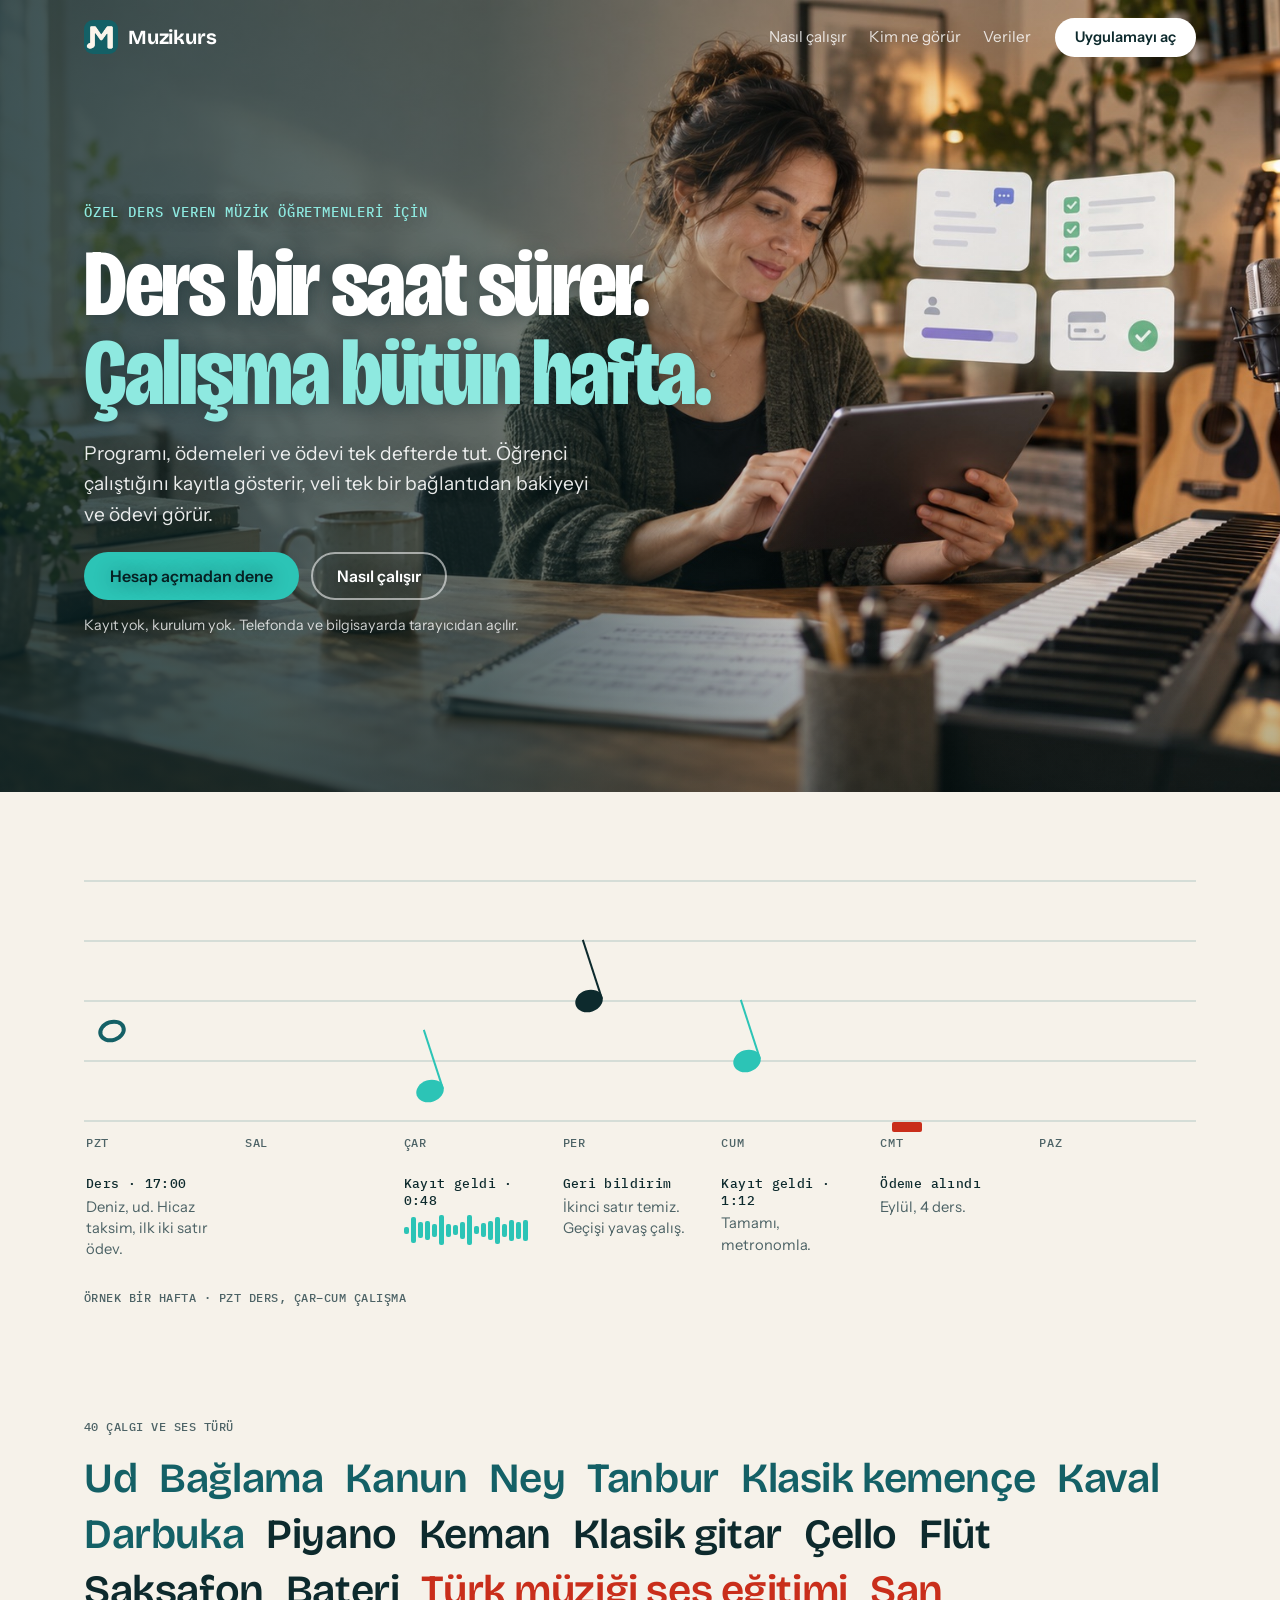
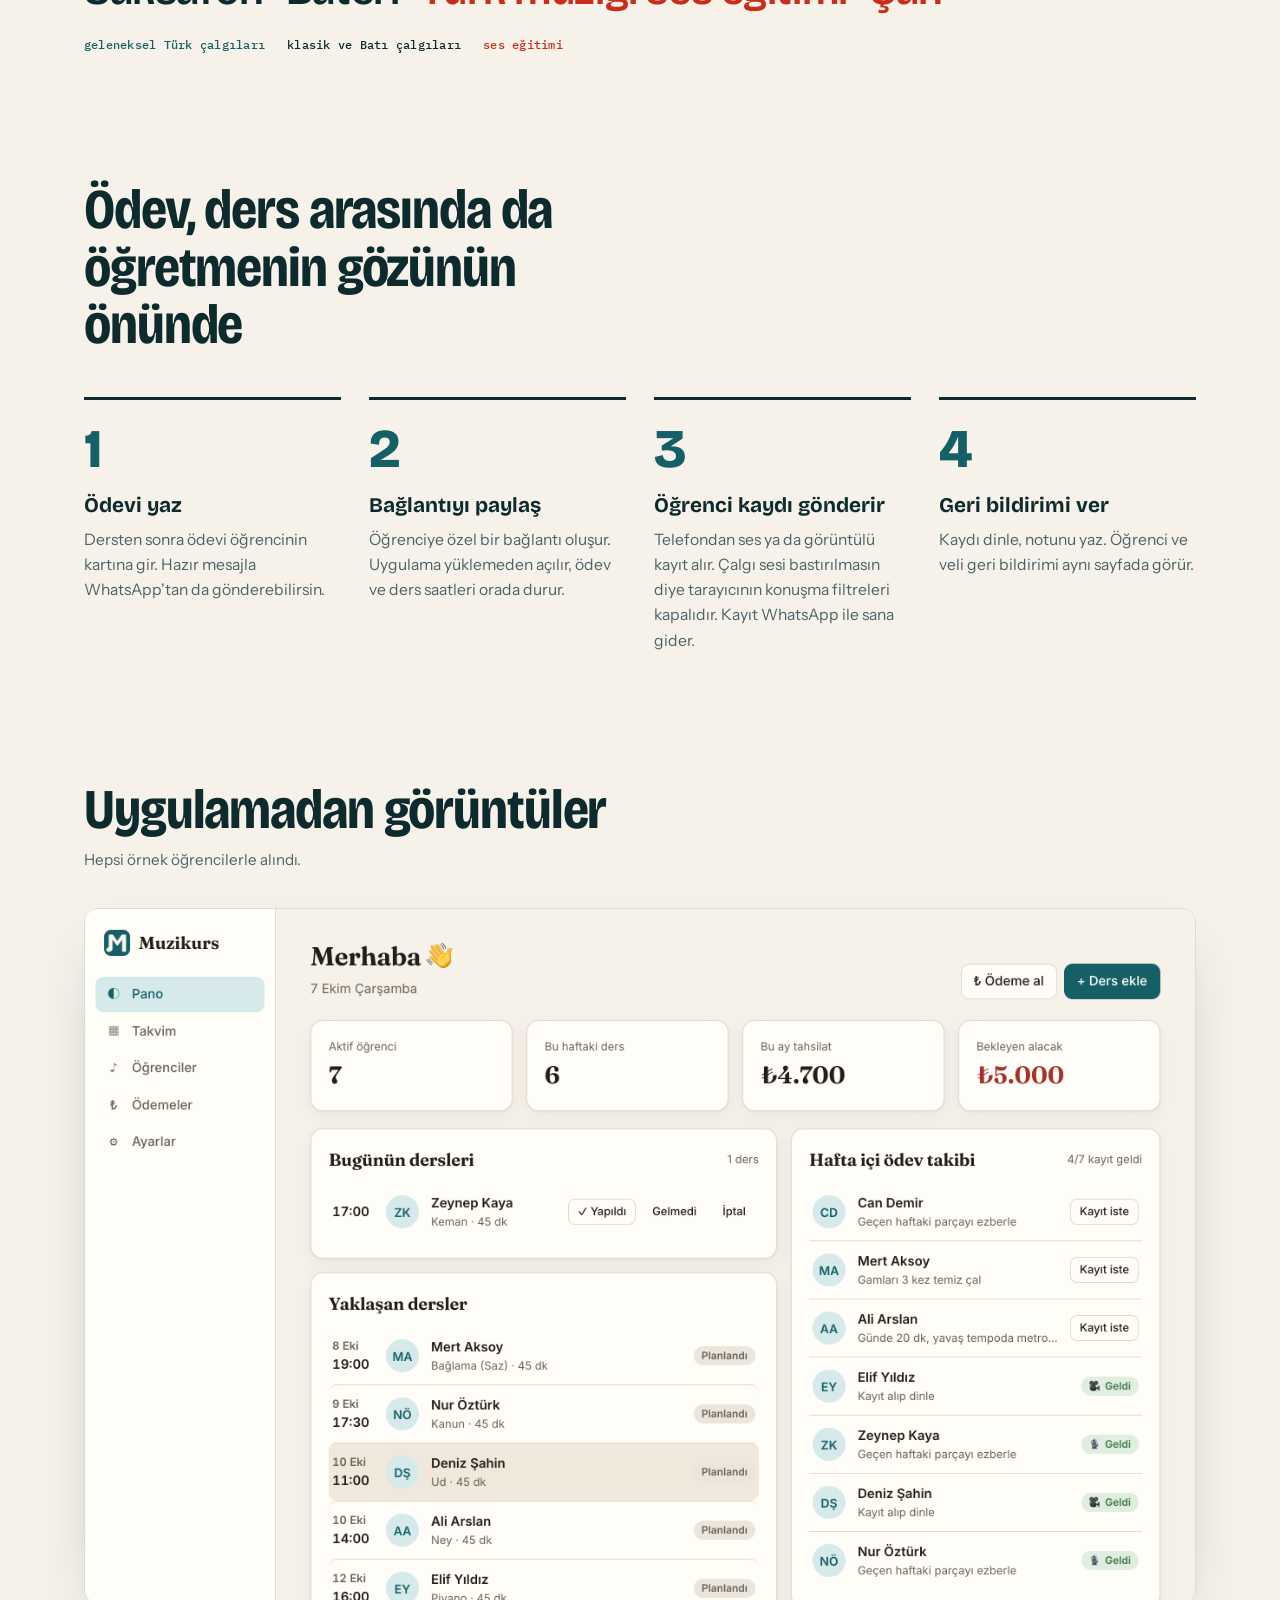
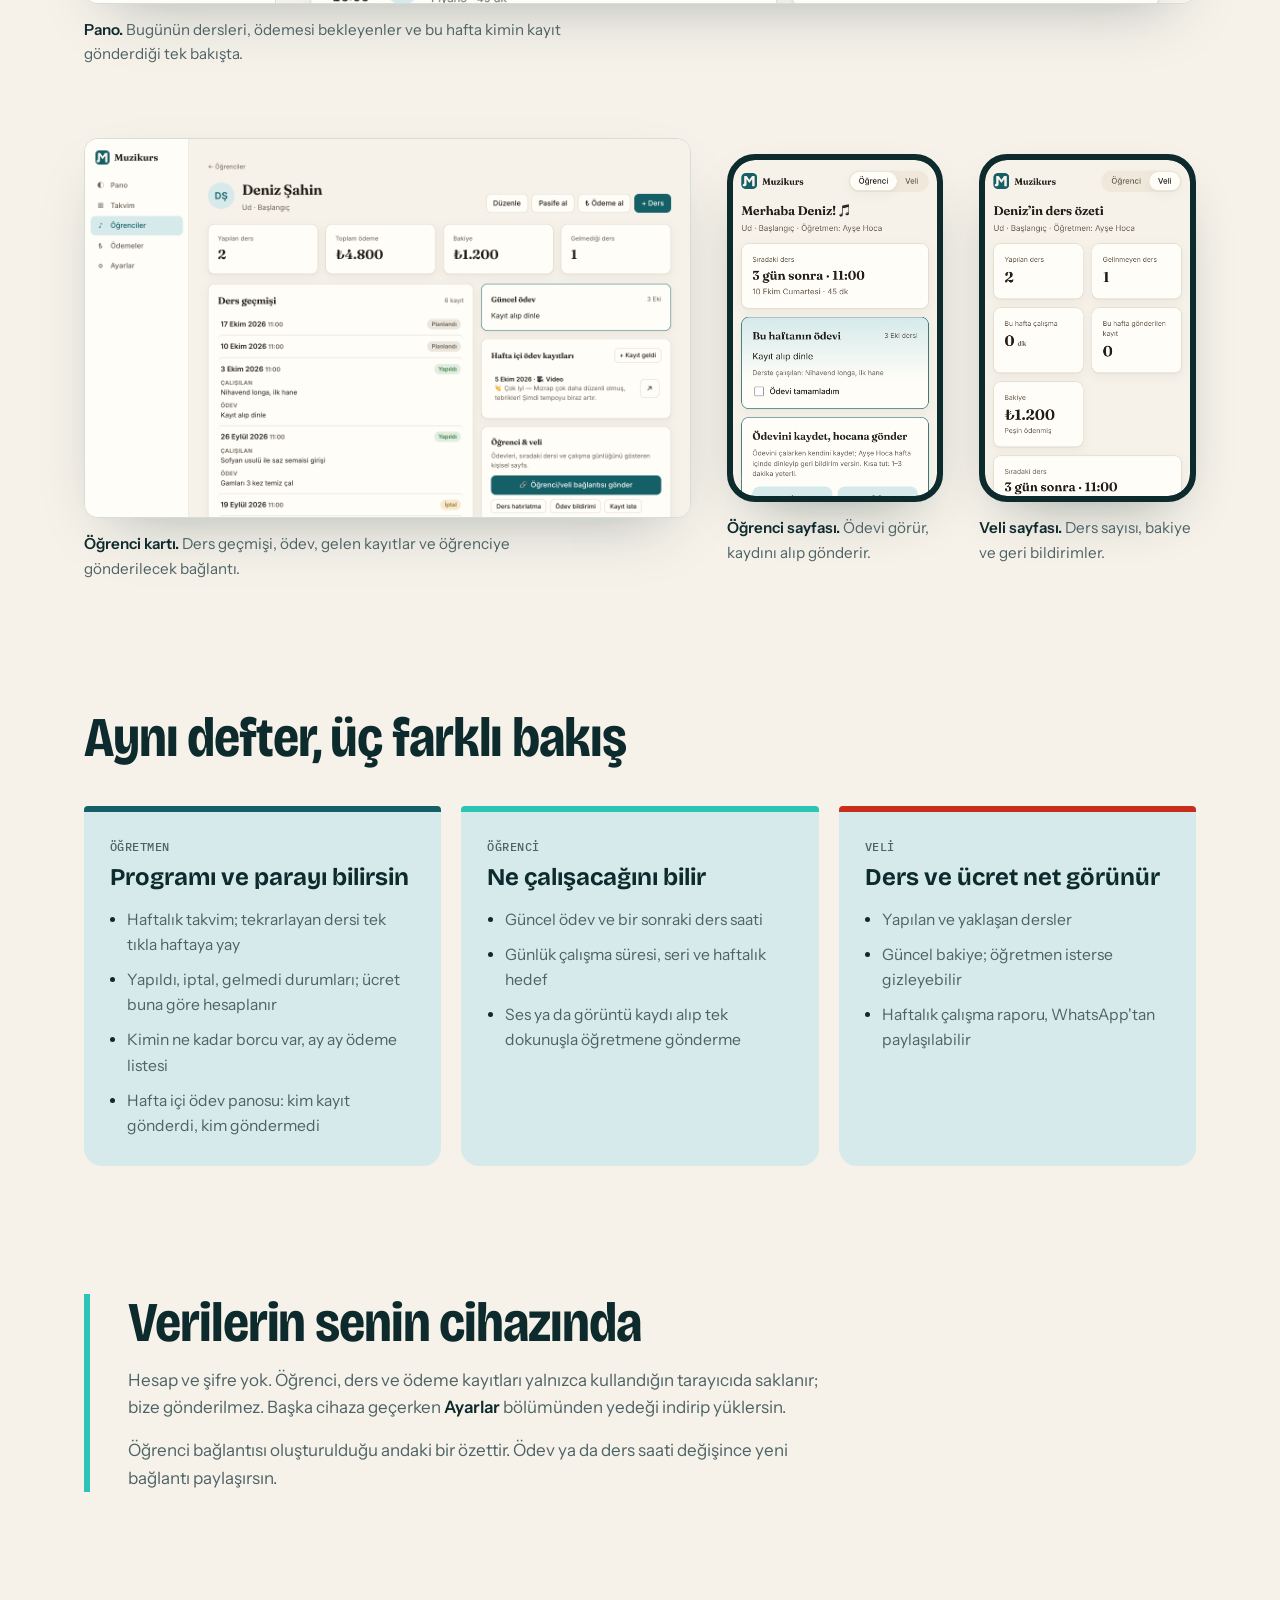
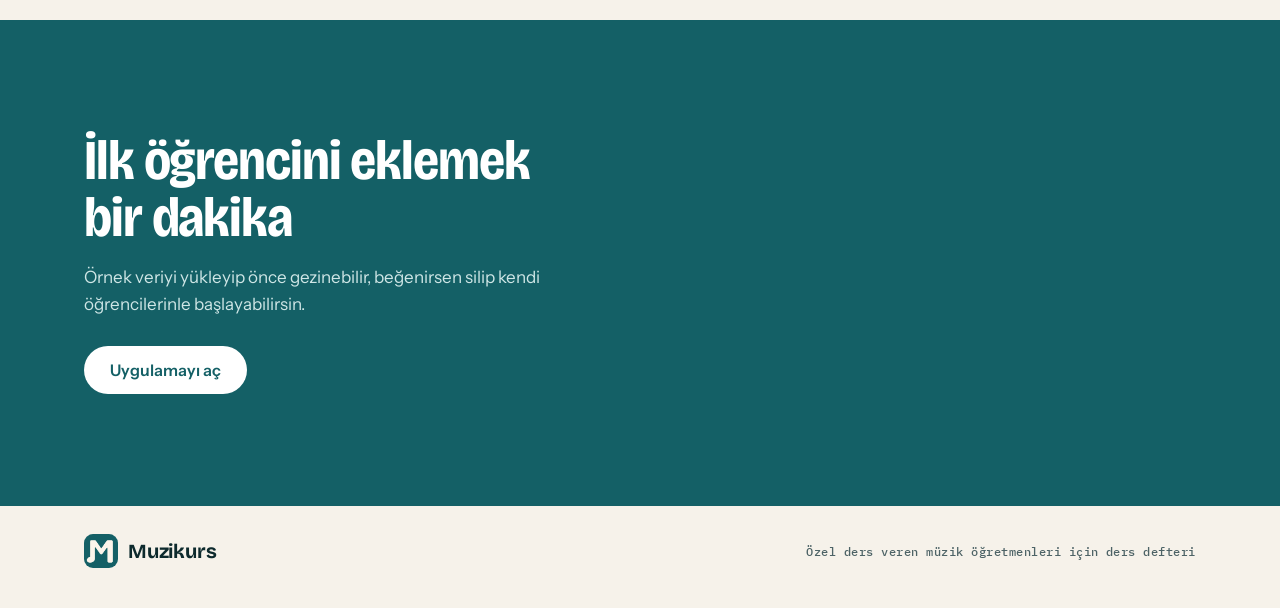
<file: index.html>
<!doctype html>
<html lang="tr">
<head>
  <meta charset="utf-8" />
  <meta name="viewport" content="width=device-width, initial-scale=1" />
  <title>Muzikurs — özel ders veren müzik öğretmenleri için ders defteri</title>
  <meta name="description" content="Ders programı, ödemeler ve haftalık ödev takibi tek yerde. Öğrenci çalışma kaydını gönderir, veli bakiyeyi görür. Ud, bağlama, keman, piyano ve 40 çalgı için." />
  <meta name="theme-color" content="#146066" />
  <link rel="icon" href="/favicon.ico" sizes="any" />
  <link rel="icon" type="image/png" sizes="32x32" href="/favicon-32.png" />
  <link rel="apple-touch-icon" href="/apple-touch-icon.png" />
  <script>if (location.hash.startsWith('#/')) location.replace('app/' + location.hash);</script>
  <link rel="preconnect" href="https://fonts.googleapis.com" />
  <link rel="preconnect" href="https://fonts.gstatic.com" crossorigin />
  <link href="https://fonts.googleapis.com/css2?family=Bricolage+Grotesque:opsz,wdth,wght@12..96,75..100,500..800&family=Instrument+Sans:wght@400;500;600&family=IBM+Plex+Mono:wght@400;500&display=swap" rel="stylesheet" />
  <link rel="stylesheet" href="landing/landing.css" />
</head>
<body>
  <main>
    <!-- Hero: fotoğraf arka plan, üstünde menü ve başlık -->
    <section class="hero-band">
      <img class="hero-bg" src="landing/img/ogretmen.jpg" width="1672" height="941" fetchpriority="high" alt="Evinde tablete bakan müzik öğretmeni; arkasında gitar, mikrofon ve piyano var, havada ders, ödev ve ödeme kartları süzülüyor" />
      <div class="hero-shade" aria-hidden="true"></div>
      <header class="top">
        <a class="logo" href="./" aria-label="Muzikurs ana sayfa"><img class="logo-mark" src="/icon-512.png" width="34" height="34" alt="" />Muzikurs</a>
        <nav class="top-nav" aria-label="Sayfa bölümleri">
          <a href="#nasil">Nasıl çalışır</a>
          <a href="#kim-ne-gorur">Kim ne görür</a>
          <a href="#sinirlar">Veriler</a>
        </nav>
        <a class="btn btn-small" href="app/">Uygulamayı aç</a>
      </header>
      <div class="hero-inner">
        <div class="hero-copy">
          <p class="eyebrow">Özel ders veren müzik öğretmenleri için</p>
          <h1>Ders bir saat sürer. <em>Çalışma bütün hafta.</em></h1>
          <div class="hero-side">
          <p class="lead">Programı, ödemeleri ve ödevi tek defterde tut. Öğrenci çalıştığını kayıtla gösterir, veli tek bir bağlantıdan bakiyeyi ve ödevi görür.</p>
          <div class="cta-row">
            <a class="btn btn-primary" href="app/">Hesap açmadan dene</a>
            <a class="btn btn-ghost" href="#nasil">Nasıl çalışır</a>
          </div>
          <p class="fine">Kayıt yok, kurulum yok. Telefonda ve bilgisayarda tarayıcıdan açılır.</p>
          </div>
        </div>
      </div>
    </section>

    <!-- Haftanın portesi -->
    <section class="hero">
      <figure class="week" aria-label="Bir haftanın akışı: pazartesi ders, çarşamba öğrenci kaydı, perşembe geri bildirim, cuma ikinci kayıt, cumartesi ödeme">
        <ol class="staff">
          <li class="ev ev-lesson" data-day="Pzt" style="--day:1; --step:0; --lift:3">
            <span class="note note-whole" aria-hidden="true"></span>
            <span class="ev-text"><b>Ders · 17:00</b>Deniz, ud. Hicaz taksim, ilk iki satır ödev.</span>
          </li>
          <li class="ev ev-rec" data-day="Çar" style="--day:3; --step:1; --lift:1">
            <span class="note" aria-hidden="true"></span>
            <span class="ev-text"><b>Kayıt geldi · 0:48</b>
              <span class="wave" aria-hidden="true"><i></i><i></i><i></i><i></i><i></i><i></i><i></i><i></i><i></i><i></i><i></i><i></i><i></i><i></i><i></i><i></i><i></i><i></i></span>
            </span>
          </li>
          <li class="ev ev-fb" data-day="Per" style="--day:4; --step:2; --lift:4">
            <span class="note" aria-hidden="true"></span>
            <span class="ev-text"><b>Geri bildirim</b>İkinci satır temiz. Geçişi yavaş çalış.</span>
          </li>
          <li class="ev ev-rec" data-day="Cum" style="--day:5; --step:3; --lift:2">
            <span class="note" aria-hidden="true"></span>
            <span class="ev-text"><b>Kayıt geldi · 1:12</b>Tamamı, metronomla.</span>
          </li>
          <li class="ev ev-pay" data-day="Cmt" style="--day:6; --step:4; --lift:0">
            <span class="note note-rest" aria-hidden="true"></span>
            <span class="ev-text"><b>Ödeme alındı</b>Eylül, 4 ders.</span>
          </li>
        </ol>
        <div class="days" aria-hidden="true">
          <span>Pzt</span><span>Sal</span><span>Çar</span><span>Per</span><span>Cum</span><span>Cmt</span><span>Paz</span>
        </div>
        <figcaption class="mono">Örnek bir hafta · Pzt ders, Çar–Cum çalışma</figcaption>
      </figure>
    </section>

    <!-- Çalgılar -->
    <section class="instruments" aria-label="Desteklenen çalgılar">
      <p class="mono">40 çalgı ve ses türü</p>
      <p class="inst-line">
        <span class="trad">Ud</span> <span class="trad">Bağlama</span> <span class="trad">Kanun</span> <span class="trad">Ney</span> <span class="trad">Tanbur</span> <span class="trad">Klasik kemençe</span> <span class="trad">Kaval</span> <span class="trad">Darbuka</span>
        <span>Piyano</span> <span>Keman</span> <span>Klasik gitar</span> <span>Çello</span> <span>Flüt</span> <span>Saksafon</span> <span>Bateri</span>
        <span class="voice">Türk müziği ses eğitimi</span> <span class="voice">Şan</span>
      </p>
      <p class="legend mono"><span class="trad">geleneksel Türk çalgıları</span><span>klasik ve Batı çalgıları</span><span class="voice">ses eğitimi</span></p>
    </section>

    <!-- Akış: gerçek bir sıra -->
    <section id="nasil" class="flow">
      <h2>Ödev, ders arasında da öğretmenin gözünün önünde</h2>
      <ol class="steps">
        <li>
          <h3>Ödevi yaz</h3>
          <p>Dersten sonra ödevi öğrencinin kartına gir. Hazır mesajla WhatsApp'tan da gönderebilirsin.</p>
        </li>
        <li>
          <h3>Bağlantıyı paylaş</h3>
          <p>Öğrenciye özel bir bağlantı oluşur. Uygulama yüklemeden açılır, ödev ve ders saatleri orada durur.</p>
        </li>
        <li>
          <h3>Öğrenci kaydı gönderir</h3>
          <p>Telefondan ses ya da görüntülü kayıt alır. Çalgı sesi bastırılmasın diye tarayıcının konuşma filtreleri kapalıdır. Kayıt WhatsApp ile sana gider.</p>
        </li>
        <li>
          <h3>Geri bildirimi ver</h3>
          <p>Kaydı dinle, notunu yaz. Öğrenci ve veli geri bildirimi aynı sayfada görür.</p>
        </li>
      </ol>
    </section>

    <!-- Ekran görüntüleri (örnek veriyle) -->
    <section id="gorseller" class="shots">
      <h2>Uygulamadan görüntüler</h2>
      <p class="shots-note">Hepsi örnek öğrencilerle alındı.</p>
      <figure class="shot shot-wide">
        <div class="frame"><img src="landing/img/pano.png" width="2560" height="1600" loading="lazy" alt="Pano: bugünün dersleri, yaklaşan dersler ve hafta içi ödev takibi" /></div>
        <figcaption><b>Pano.</b> Bugünün dersleri, ödemesi bekleyenler ve bu hafta kimin kayıt gönderdiği tek bakışta.</figcaption>
      </figure>
      <div class="shots-row">
        <figure class="shot shot-card">
          <div class="frame"><img src="landing/img/ogrenci-karti.png" width="2560" height="1600" loading="lazy" alt="Öğrenci kartı: ders geçmişi, güncel ödev, hafta içi kayıtlar ve öğrenci bağlantısı" /></div>
          <figcaption><b>Öğrenci kartı.</b> Ders geçmişi, ödev, gelen kayıtlar ve öğrenciye gönderilecek bağlantı.</figcaption>
        </figure>
        <figure class="shot shot-phone">
          <div class="phone"><img src="landing/img/ogrenci-sayfasi.png" width="780" height="1688" loading="lazy" alt="Öğrenci sayfası: sıradaki ders, haftanın ödevi ve ses ya da görüntülü kayıt gönderme düğmeleri" /></div>
          <figcaption><b>Öğrenci sayfası.</b> Ödevi görür, kaydını alıp gönderir.</figcaption>
        </figure>
        <figure class="shot shot-phone">
          <div class="phone"><img src="landing/img/veli-sayfasi.png" width="780" height="1688" loading="lazy" alt="Veli sayfası: yapılan ders, bakiye, sıradaki ders ve öğretmenin geri bildirimleri" /></div>
          <figcaption><b>Veli sayfası.</b> Ders sayısı, bakiye ve geri bildirimler.</figcaption>
        </figure>
      </div>
    </section>

    <!-- Kim ne görür -->
    <section id="kim-ne-gorur" class="roles">
      <h2>Aynı defter, üç farklı bakış</h2>
      <div class="role-grid">
        <article class="role role-teacher">
          <p class="mono">Öğretmen</p>
          <h3>Programı ve parayı bilirsin</h3>
          <ul>
            <li>Haftalık takvim; tekrarlayan dersi tek tıkla haftaya yay</li>
            <li>Yapıldı, iptal, gelmedi durumları; ücret buna göre hesaplanır</li>
            <li>Kimin ne kadar borcu var, ay ay ödeme listesi</li>
            <li>Hafta içi ödev panosu: kim kayıt gönderdi, kim göndermedi</li>
          </ul>
        </article>
        <article class="role role-student">
          <p class="mono">Öğrenci</p>
          <h3>Ne çalışacağını bilir</h3>
          <ul>
            <li>Güncel ödev ve bir sonraki ders saati</li>
            <li>Günlük çalışma süresi, seri ve haftalık hedef</li>
            <li>Ses ya da görüntü kaydı alıp tek dokunuşla öğretmene gönderme</li>
          </ul>
        </article>
        <article class="role role-parent">
          <p class="mono">Veli</p>
          <h3>Ders ve ücret net görünür</h3>
          <ul>
            <li>Yapılan ve yaklaşan dersler</li>
            <li>Güncel bakiye; öğretmen isterse gizleyebilir</li>
            <li>Haftalık çalışma raporu, WhatsApp'tan paylaşılabilir</li>
          </ul>
        </article>
      </div>
    </section>

    <!-- Dürüst sınırlar -->
    <section id="sinirlar" class="limits">
      <div class="limits-inner">
        <h2>Verilerin senin cihazında</h2>
        <p>Hesap ve şifre yok. Öğrenci, ders ve ödeme kayıtları yalnızca kullandığın tarayıcıda saklanır; bize gönderilmez. Başka cihaza geçerken <strong>Ayarlar</strong> bölümünden yedeği indirip yüklersin.</p>
        <p>Öğrenci bağlantısı oluşturulduğu andaki bir özettir. Ödev ya da ders saati değişince yeni bağlantı paylaşırsın.</p>
      </div>
    </section>

    <!-- Kapanış -->
    <section class="closing">
      <h2>İlk öğrencini eklemek bir dakika</h2>
      <p>Örnek veriyi yükleyip önce gezinebilir, beğenirsen silip kendi öğrencilerinle başlayabilirsin.</p>
      <div class="cta-row">
        <a class="btn btn-light" href="app/">Uygulamayı aç</a>
      </div>
    </section>
  </main>

  <footer class="foot">
    <a class="logo" href="./"><img class="logo-mark" src="/icon-512.png" width="34" height="34" alt="" />Muzikurs</a>
    <p class="mono">Özel ders veren müzik öğretmenleri için ders defteri</p>
  </footer>

  <script src="landing/landing.js"></script>
</body>
</html>
</file>
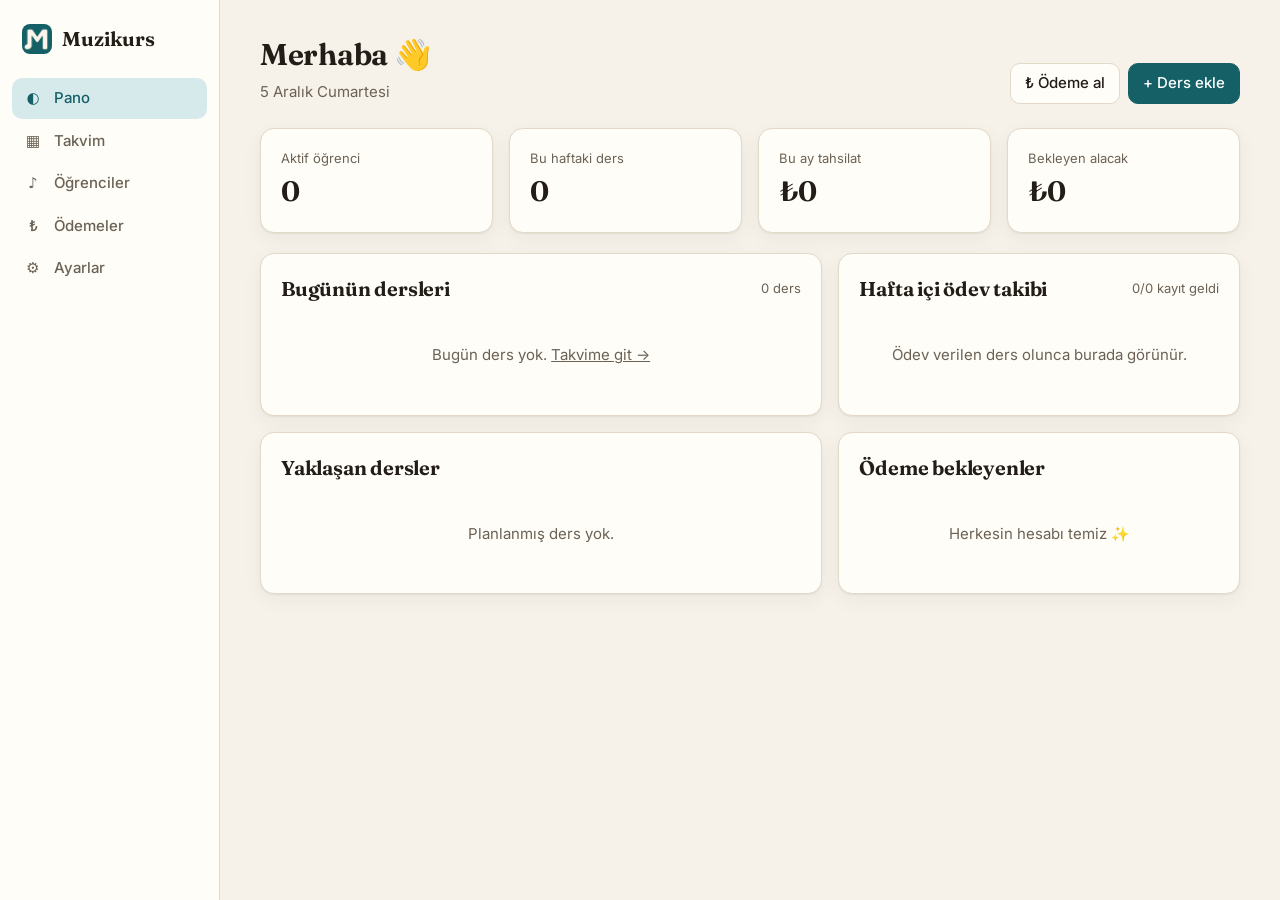
<file: app/index.html>
<!doctype html>
<html lang="tr">
<head>
  <meta charset="utf-8" />
  <meta name="viewport" content="width=device-width, initial-scale=1" />
  <title>Muzikurs</title>
  <link rel="preconnect" href="https://fonts.googleapis.com" />
  <link href="https://fonts.googleapis.com/css2?family=Fraunces:opsz,wght@9..144,500;9..144,650&family=Inter:wght@400;500;600&display=swap" rel="stylesheet" />
  <link rel="icon" href="/favicon.ico" sizes="any" />
  <link rel="icon" type="image/png" sizes="32x32" href="/favicon-32.png" />
  <link rel="apple-touch-icon" href="/apple-touch-icon.png" />
  <link rel="stylesheet" href="styles.css" />
</head>
<body>
  <div class="app">
    <header class="topbar">
      <div class="brand">
        <img class="brand-mark" src="/icon-512.png" width="30" height="30" alt="" />
        <span class="brand-name">Muzikurs</span>
      </div>
    </header>
    <nav class="nav">
      <div class="brand">
        <img class="brand-mark" src="/icon-512.png" width="30" height="30" alt="" />
        <span class="brand-name">Muzikurs</span>
      </div>
      <a href="#/" data-route="dashboard"><span class="ico">◐</span><span>Pano</span></a>
      <a href="#/takvim" data-route="calendar"><span class="ico">▦</span><span>Takvim</span></a>
      <a href="#/ogrenciler" data-route="students"><span class="ico">♪</span><span>Öğrenciler</span></a>
      <a href="#/odemeler" data-route="payments"><span class="ico">₺</span><span>Ödemeler</span></a>
      <a href="#/ayarlar" data-route="settings"><span class="ico">⚙</span><span>Ayarlar</span></a>
    </nav>
    <main id="view" class="view"></main>
  </div>

  <dialog id="modal">
    <form method="dialog" id="modal-form">
      <header class="modal-head">
        <h2 id="modal-title"></h2>
        <button type="button" class="icon-btn" data-close aria-label="Kapat">✕</button>
      </header>
      <div id="modal-body" class="modal-body"></div>
      <footer class="modal-foot" id="modal-foot"></footer>
    </form>
  </dialog>

  <div id="toast" class="toast" role="status"></div>

  <script type="module" src="js/router.js"></script>
</body>
</html>
</file>
<file: landing/landing.css>
/* Muzikurs tanıtım sayfası — yalnızca bu sayfanın stilleri */

:root {
  --paper: #f6f2ea;
  --ink: #0d2a2d;
  --muted: #4d6366;
  --brand: #146066;
  --tint: #d6eaeb;
  --teal: #2cc4b6;
  --coral: #c92e1b;
  --brand-solid: #146066;
  --line: #d5ddd7;
  --display: 'Bricolage Grotesque', 'Helvetica Neue', Arial, sans-serif;
  --body: 'Instrument Sans', system-ui, sans-serif;
  --mono: 'IBM Plex Mono', ui-monospace, monospace;
  --gutter: clamp(20px, 5vw, 64px);
  --max: 1240px;
}

@media (prefers-color-scheme: dark) {
  :root:not([data-theme='light']) {
    --paper: #0a1a1c;
    --ink: #e9f3f2;
    --muted: #9db8b9;
    --brand: #5ec2c6;
    --tint: #12302f;
    --coral: #ff7a69;
    --line: #24403f;
  }
}

* { box-sizing: border-box; }
html { scroll-behavior: smooth; }
body {
  margin: 0;
  background: var(--paper);
  color: var(--ink);
  font: 400 1.0625rem/1.6 var(--body);
  -webkit-font-smoothing: antialiased;
}
h1, h2, h3, p { margin: 0; }
a { color: inherit; }
:focus-visible { outline: 3px solid var(--brand); outline-offset: 3px; border-radius: 4px; }

.mono { font: 500 0.78rem/1.4 var(--mono); letter-spacing: 0.04em; text-transform: uppercase; color: var(--muted); }

/* ---------- Üst çubuk ---------- */
.top {
  display: flex; align-items: center; gap: 24px;
  max-width: var(--max); margin: 0 auto; padding: 18px var(--gutter);
}
.logo {
  display: inline-flex; align-items: center; gap: 10px; text-decoration: none;
  font: 700 1.25rem/1 var(--display); letter-spacing: -0.01em;
}
.logo-mark { display: block; width: 34px; height: 34px; border-radius: 9px; }
.top-nav { display: flex; gap: 22px; margin-left: auto; font-size: 0.95rem; }
.top-nav a { text-decoration: none; color: var(--muted); }
.top-nav a:hover { color: var(--ink); }

/* ---------- Düğmeler ---------- */
.btn {
  display: inline-block; padding: 14px 24px; border-radius: 999px;
  font: 600 1rem/1 var(--body); text-decoration: none;
  border: 2px solid transparent; transition: transform 0.15s, background 0.15s;
}
.btn:hover { transform: translateY(-2px); }
.btn-small { padding: 10px 18px; font-size: 0.92rem; background: var(--ink); color: var(--paper); }
.btn-primary { background: var(--brand); color: #fff; }
.btn-ghost { border-color: var(--line); }
.btn-ghost:hover { border-color: var(--ink); }
.btn-light { background: #fff; color: #146066; }
.cta-row { display: flex; flex-wrap: wrap; gap: 12px; }

/* ---------- Hero ---------- */
.hero { max-width: var(--max); margin: 0 auto; padding: clamp(40px, 7vw, 88px) var(--gutter) 0; }
.hero-copy { display: grid; grid-template-columns: minmax(0, 1.5fr) minmax(0, 1fr); gap: clamp(24px, 5vw, 72px); align-items: end; }
.eyebrow { grid-column: 1 / -1; font: 500 0.85rem/1 var(--mono); letter-spacing: 0.06em; text-transform: uppercase; color: var(--brand); }
.hero-band h1 {
  font: 800 clamp(2.75rem, 7.4vw, 6.4rem)/0.94 var(--display);
  font-stretch: 78%; letter-spacing: -0.025em;
}
.hero-band h1 em { font-style: normal; color: #8ee9e0; }
.lead { font-size: 1.2rem; color: var(--muted); max-width: 34ch; }
.hero-copy .cta-row { margin-top: 22px; }
.fine { margin-top: 14px; font-size: 0.9rem; color: var(--muted); }
.hero-side { align-self: end; }


/* Hero: fotoğraf arka planda, menü ve başlık üstünde */
.hero-band { position: relative; isolation: isolate; display: flex; flex-direction: column; min-height: clamp(560px, 88vh, 800px); color: #fff; }
.hero-bg { position: absolute; inset: 0; z-index: -2; width: 100%; height: 100%; object-fit: cover; object-position: 70% 35%; }
.hero-shade {
  position: absolute; inset: 0; z-index: -1;
  background:
    linear-gradient(90deg, rgba(8, 34, 37, 0.78) 0%, rgba(8, 34, 37, 0.6) 38%, rgba(8, 34, 37, 0.08) 66%, rgba(8, 34, 37, 0) 100%),
    linear-gradient(0deg, rgba(8, 34, 37, 0.34), rgba(8, 34, 37, 0) 34%);
}
.hero-band .top { width: 100%; }
.hero-band .top-nav a { color: rgba(255, 255, 255, 0.82); }
.hero-band .top-nav a:hover { color: #fff; }
.hero-band .btn-small { background: #fff; color: #0d2a2d; }
.hero-inner { text-shadow: 0 1px 18px rgba(8, 34, 37, 0.45); flex: 1; display: flex; align-items: center; width: 100%; max-width: var(--max); margin: 0 auto; padding: clamp(32px, 6vw, 72px) var(--gutter) clamp(56px, 8vw, 96px); }
.hero-band .hero-copy { grid-template-columns: minmax(0, 700px); gap: 20px; }
.hero-band .eyebrow { color: #8ee9e0; }
.hero-band .hero-side { align-self: start; }
.hero-band .lead { color: rgba(255, 255, 255, 0.9); max-width: 40ch; }
.hero-band .fine { color: rgba(255, 255, 255, 0.78); }
.hero-band .btn-primary { background: #2cc4b6; color: #062123; }
.hero-band .btn-ghost { border-color: rgba(255, 255, 255, 0.55); color: #fff; }
.hero-band .btn-ghost:hover { border-color: #fff; }

/* Haftanın portesi: imza öğe */
.week { position: relative; margin: 0; }
.staff {
  --zone: 240px;
  list-style: none; margin: 0; padding: 0;
  display: grid; grid-template-columns: repeat(7, minmax(0, 1fr));
  background:
    repeating-linear-gradient(to bottom, var(--line) 0 2px, transparent 2px 60px) top left / 100% calc(var(--zone) + 2px) no-repeat;
}
.days {
  position: absolute; left: 0; right: 0; top: 256px;
  display: grid; grid-template-columns: repeat(7, minmax(0, 1fr));
  font: 500 0.78rem/1 var(--mono); letter-spacing: 0.06em; text-transform: uppercase; color: var(--muted);
}
.days span { padding-left: 2px; }
.ev { grid-row: 1; grid-column: var(--day); position: relative; padding: 296px 14px 0 2px; }
.note {
  position: absolute; left: 14px; bottom: calc(100% - var(--zone) + var(--lift) * 30px - 12px);
  width: 28px; height: 22px; border-radius: 50%; background: var(--brand); transform: rotate(-18deg);
}
.note::after { /* sap */
  content: ''; position: absolute; right: 0; bottom: 9px; width: 2.5px; height: 62px; background: inherit;
}
.note-whole { background: transparent; border: 4px solid var(--brand); }
.note-whole::after { display: none; }
.note-rest { /* sus işareti: ödeme */
  background: var(--coral); height: 10px; width: 30px; border-radius: 2px; transform: none;
}
.note-rest::after { display: none; }
.ev-rec .note { background: var(--teal); }
.ev-fb .note { background: var(--ink); }
.ev-text { display: block; font-size: 0.92rem; line-height: 1.45; color: var(--muted); }
.ev-text b { display: block; margin-bottom: 4px; font: 500 0.8rem/1.3 var(--mono); letter-spacing: 0.03em; color: var(--ink); }
.week figcaption { margin-top: 28px; }

.wave { display: flex; align-items: center; gap: 2px; height: 34px; margin-top: 4px; }
.wave i { flex: 1; max-width: 5px; height: var(--h, 40%); border-radius: 2px; background: var(--teal); transform-origin: center; }

/* Açılış sahnesi: notalar sırayla düşer */
@media (prefers-reduced-motion: no-preference) {
  .ev { animation: drop 0.6s cubic-bezier(0.2, 0.7, 0.2, 1) backwards; animation-delay: calc(0.35s + var(--step) * 0.18s); }
  .wave i { animation: bar 0.5s ease-out backwards; animation-delay: calc(0.9s + var(--i, 0) * 25ms); }
}
@keyframes drop { from { opacity: 0; transform: translateY(-14px); } }
@keyframes bar { from { transform: scaleY(0.1); } }

/* ---------- Çalgılar ---------- */
.instruments { max-width: var(--max); margin: 0 auto; padding: clamp(56px, 9vw, 112px) var(--gutter) 0; }
.inst-line { margin-top: 14px; font: 600 clamp(1.5rem, 3.4vw, 2.6rem)/1.35 var(--display); letter-spacing: -0.01em; }
.inst-line span { margin-right: 0.5ch; white-space: nowrap; }
.trad { color: var(--brand); }
.voice { color: var(--coral); }
.legend { display: flex; flex-wrap: wrap; gap: 8px 22px; margin-top: 18px; text-transform: none; letter-spacing: 0.02em; }
.legend span { color: var(--ink); }
.legend .trad { color: var(--brand); }
.legend .voice { color: var(--coral); }

/* ---------- Akış ---------- */
.flow, .roles, .limits { max-width: var(--max); margin: 0 auto; padding: clamp(64px, 10vw, 128px) var(--gutter) 0; }
h2 { font: 700 clamp(2rem, 4.6vw, 3.5rem)/1.02 var(--display); font-stretch: 85%; letter-spacing: -0.02em; max-width: 20ch; }
.steps { list-style: none; counter-reset: step; margin: 44px 0 0; padding: 0; display: grid; grid-template-columns: repeat(4, minmax(0, 1fr)); gap: 0 28px; }
.steps li { counter-increment: step; padding-top: 22px; border-top: 3px solid var(--ink); }
.steps li::before {
  content: counter(step); display: block; margin-bottom: 18px;
  font: 800 3.4rem/1 var(--display); color: var(--brand);
}
.steps h3 { font: 700 1.3rem/1.2 var(--display); margin-bottom: 8px; }
.steps p { color: var(--muted); font-size: 0.98rem; }

/* ---------- Ekran görüntüleri ---------- */
.shots { max-width: var(--max); margin: 0 auto; padding: clamp(64px, 10vw, 128px) var(--gutter) 0; }
.shots-note { margin-top: 10px; color: var(--muted); font-size: 0.95rem; }
.shot { margin: 0; }
.shot img { display: block; width: 100%; height: auto; }
.shot figcaption { margin-top: 14px; font-size: 0.95rem; color: var(--muted); max-width: 52ch; }
.shot figcaption b { color: var(--ink); font-weight: 600; }
.frame { border: 1px solid var(--line); border-radius: 14px; overflow: hidden; box-shadow: 0 24px 60px -28px rgba(13, 42, 45, 0.35); background: #fff; }
.shot-wide { margin-top: 36px; }
.shots-row { display: grid; grid-template-columns: minmax(0, 7fr) minmax(0, 2.5fr) minmax(0, 2.5fr); gap: clamp(16px, 3vw, 36px); align-items: center; margin-top: clamp(40px, 6vw, 72px); }
.phone { border: 6px solid var(--ink); border-radius: 28px; overflow: hidden; background: var(--ink); box-shadow: 0 24px 60px -28px rgba(13, 42, 45, 0.45); }
.phone img { aspect-ratio: 390 / 640; object-fit: cover; object-position: top; border-radius: 22px; }
@media (max-width: 820px) {
  .shots-row { grid-template-columns: 1fr 1fr; }
  .shot-card { grid-column: 1 / -1; }
}

/* ---------- Roller ---------- */
.role-grid { display: grid; grid-template-columns: repeat(3, minmax(0, 1fr)); gap: 20px; margin-top: 40px; }
.role { padding: 26px 26px 28px; background: var(--tint); border-top: 6px solid var(--brand); border-radius: 4px 4px 18px 18px; }
.role-student { border-top-color: var(--teal); }
.role-parent { border-top-color: var(--coral); }
.role h3 { font: 700 1.5rem/1.15 var(--display); margin: 8px 0 16px; }
.role ul { margin: 0; padding-left: 1.1em; display: grid; gap: 10px; color: var(--muted); font-size: 0.98rem; }
.role li::marker { color: var(--ink); }

/* ---------- Sınırlar ---------- */
.limits-inner { padding-left: clamp(20px, 3vw, 40px); border-left: 6px solid var(--teal); display: grid; gap: 16px; max-width: 760px; }
.limits-inner p { color: var(--muted); }
.limits-inner strong { color: var(--ink); font-weight: 600; }

/* ---------- Kapanış ve alt bilgi ---------- */
.closing {
  margin: clamp(64px, 10vw, 128px) 0 0;
  padding: clamp(56px, 9vw, 112px) max(var(--gutter), calc((100% - var(--max)) / 2 + var(--gutter)));
  background: var(--brand-solid); color: #fff; display: grid; gap: 18px; justify-items: start;
}
.closing h2 { max-width: 16ch; }
.closing p { max-width: 46ch; color: #cfe6e6; }
.closing .cta-row { margin-top: 10px; }
.foot { display: flex; flex-wrap: wrap; align-items: center; justify-content: space-between; gap: 12px; max-width: var(--max); margin: 0 auto; padding: 28px var(--gutter) 40px; }
.foot .mono { text-transform: none; }

/* ---------- Dar ekran ---------- */
@media (max-width: 960px) {
  .hero-copy { grid-template-columns: 1fr; align-items: start; }
  .steps { grid-template-columns: repeat(2, minmax(0, 1fr)); gap: 36px 28px; }
  .role-grid { grid-template-columns: 1fr; }
}
@media (max-width: 820px) {
  .top-nav { display: none; }
  .hero-band { min-height: 0; }
  /* Telefonda kadın üstte görünsün, metin altta koyu zemine otursun */
  .hero-bg { object-position: 60% 20%; }
  .hero-shade { background: linear-gradient(0deg, rgba(8, 34, 37, 0.88) 0%, rgba(8, 34, 37, 0.74) 50%, rgba(8, 34, 37, 0) 80%), linear-gradient(180deg, rgba(8, 34, 37, 0.45) 0%, rgba(8, 34, 37, 0) 16%); }
  .hero-inner { align-items: flex-end; padding-top: 280px; padding-bottom: 40px; }
  .top .btn { margin-left: auto; }
  /* Porte dikey bir zaman çizelgesine dönüşür */
  .staff { display: block; background: none; border-left: 2px solid var(--line); margin-left: 12px; }
  .days { display: none; }
  .ev { padding: 0 0 26px 34px; }
  .ev::before { content: attr(data-day); display: block; margin-bottom: 6px; font: 500 0.78rem/1 var(--mono); letter-spacing: 0.06em; text-transform: uppercase; color: var(--muted); }
  .note, .note-whole, .note-rest { left: -9px; top: 2px; bottom: auto; width: 16px; height: 16px; border-radius: 50%; transform: none; border-width: 3px; }
  .note::after { display: none; }
  .note-rest { height: 16px; width: 16px; border-radius: 4px; }
}
@media (max-width: 560px) {
  .steps { grid-template-columns: 1fr; }
}
</file>
<file: app/styles.css>
:root {
  --bg: #f6f2ea;
  --surface: #fffdf8;
  --surface-2: #efe8db;
  --ink: #221d17;
  --ink-2: #6b6255;
  --line: #e2d9c8;
  --accent: #146066;
  --accent-ink: #fff;
  --accent-soft: #d6eaeb;
  --ok: #3f7a4a;
  --ok-soft: #e0eedf;
  --warn: #a8741a;
  --warn-soft: #f5ead2;
  --bad: #a3322a;
  --bad-soft: #f5dcd8;
  --muted-soft: #ebe6dd;
  --radius: 14px;
  --shadow: 0 1px 2px rgba(40, 30, 20, .06), 0 6px 20px rgba(40, 30, 20, .05);
  color-scheme: light;
}

@media (prefers-color-scheme: dark) {
  :root {
    --bg: #17140f;
    --surface: #211d17;
    --surface-2: #2b261e;
    --ink: #f1eadf;
    --ink-2: #a89d8c;
    --line: #3a3328;
    --accent: #5ec2c6;
    --accent-ink: #062123;
    --accent-soft: #163b3f;
    --ok: #86c28f;
    --ok-soft: #22321f;
    --warn: #e0b35c;
    --warn-soft: #3a2f18;
    --bad: #ef8a80;
    --bad-soft: #3d201d;
    --muted-soft: #2d2820;
    --shadow: 0 1px 2px rgba(0, 0, 0, .3);
    color-scheme: dark;
  }
}

* { box-sizing: border-box; }
html, body { margin: 0; }
body {
  background: var(--bg);
  color: var(--ink);
  font: 15px/1.5 Inter, system-ui, sans-serif;
  -webkit-font-smoothing: antialiased;
}
h1, h2, h3 { font-family: Fraunces, Georgia, serif; font-weight: 650; margin: 0; letter-spacing: -.01em; }
h1 { font-size: 30px; }
h2 { font-size: 20px; }
h3 { font-size: 16px; }
a { color: inherit; }
.muted { color: var(--ink-2); }
.small { font-size: 13px; }
.num { font-variant-numeric: tabular-nums; }

/* layout */
.app { display: grid; grid-template-columns: 220px 1fr; min-height: 100vh; }
.nav {
  position: sticky; top: 0; height: 100vh;
  display: flex; flex-direction: column; gap: 2px;
  padding: 20px 12px; border-right: 1px solid var(--line); background: var(--surface);
}
.brand { display: flex; align-items: center; gap: 10px; padding: 4px 10px 22px; }
.brand-mark { display: block; width: 30px; height: 30px; border-radius: 8px; }
.brand-name { font-family: Fraunces, serif; font-size: 20px; font-weight: 650; }
.topbar { display: none; } /* yalnızca telefonda; masaüstünde logo yan menüde */
.nav a {
  display: flex; align-items: center; gap: 12px;
  padding: 9px 12px; border-radius: 10px; text-decoration: none; color: var(--ink-2); font-weight: 500;
}
.nav a:hover { background: var(--surface-2); color: var(--ink); }
.nav a.active { background: var(--accent-soft); color: var(--accent); }
.nav .ico { width: 18px; text-align: center; }
.view { padding: 32px 40px 80px; max-width: 1180px; width: 100%; min-width: 0; }

.page-head { display: flex; align-items: flex-end; justify-content: space-between; gap: 16px; margin-bottom: 24px; flex-wrap: wrap; }
.page-head p { margin: 4px 0 0; }
.row { display: flex; gap: 8px; align-items: center; flex-wrap: wrap; }
.grid { display: grid; gap: 16px; grid-template-columns: minmax(0, 1fr); } /* tek sütunda içerik genişliğine göre şişmesin */
.grid-2 { grid-template-columns: 1.4fr 1fr; }
.stats { grid-template-columns: repeat(4, 1fr); margin-bottom: 20px; }

.card { background: var(--surface); border: 1px solid var(--line); border-radius: var(--radius); box-shadow: var(--shadow); padding: 20px; }
.card-head { display: flex; justify-content: space-between; align-items: center; margin-bottom: 12px; gap: 8px; }
.stat .label { color: var(--ink-2); font-size: 13px; }
.stat .value { font-family: Fraunces, serif; font-size: 28px; font-weight: 650; margin-top: 2px; }
.stat .value.bad { color: var(--bad); }

/* buttons & inputs */
button, .btn {
  font: inherit; font-weight: 500; cursor: pointer;
  border: 1px solid var(--line); background: var(--surface); color: var(--ink);
  padding: 8px 14px; border-radius: 10px; text-decoration: none; display: inline-flex; align-items: center; gap: 6px;
}
button:hover { background: var(--surface-2); }
button.primary { background: var(--accent); border-color: var(--accent); color: var(--accent-ink); }
button.primary:hover { filter: brightness(1.07); }
button.danger { color: var(--bad); }
button.sm { padding: 4px 10px; font-size: 13px; border-radius: 8px; }
button.ghost { border-color: transparent; background: transparent; }
.icon-btn { border: 0; background: transparent; padding: 6px 8px; font-size: 16px; color: var(--ink-2); }
button:focus-visible, input:focus-visible, select:focus-visible, textarea:focus-visible, a:focus-visible {
  outline: 2px solid var(--accent); outline-offset: 2px;
}

input, select, textarea {
  font: inherit; color: var(--ink); background: var(--surface);
  border: 1px solid var(--line); border-radius: 10px; padding: 8px 10px; width: 100%;
}
textarea { min-height: 70px; resize: vertical; }
label.field { display: flex; flex-direction: column; gap: 4px; font-size: 13px; color: var(--ink-2); font-weight: 500; }
.form-grid { display: grid; grid-template-columns: 1fr 1fr; gap: 12px 14px; }
.form-grid .full { grid-column: 1 / -1; }
.search { max-width: 280px; }

/* lists */
.list { display: flex; flex-direction: column; }
.list-item {
  display: flex; align-items: center; gap: 14px; padding: 12px 4px;
  border-top: 1px solid var(--line);
}
.list-item:first-child { border-top: 0; }
.list-item .grow { flex: 1; min-width: 0; }
.list-item .title { font-weight: 600; }
.clickable { cursor: pointer; border-radius: 10px; }
.clickable:hover { background: var(--surface-2); }
.time { font-variant-numeric: tabular-nums; font-weight: 600; min-width: 48px; }
.avatar {
  width: 38px; height: 38px; border-radius: 50%; flex: none;
  display: grid; place-items: center; font-weight: 600; font-size: 14px;
  background: var(--accent-soft); color: var(--accent);
}
.empty { padding: 28px 8px; text-align: center; color: var(--ink-2); }

table { width: 100%; border-collapse: collapse; }
th, td { text-align: left; padding: 10px 8px; border-top: 1px solid var(--line); vertical-align: top; }
th { font-size: 12px; text-transform: uppercase; letter-spacing: .04em; color: var(--ink-2); font-weight: 600; border-top: 0; }
td.right, th.right { text-align: right; }
.table-wrap { overflow-x: auto; }

.badge { display: inline-block; padding: 2px 9px; border-radius: 999px; font-size: 12px; font-weight: 600; white-space: nowrap; }
.b-planned { background: var(--muted-soft); color: var(--ink-2); }
.b-done { background: var(--ok-soft); color: var(--ok); }
.b-cancelled { background: var(--warn-soft); color: var(--warn); }
.b-noshow { background: var(--bad-soft); color: var(--bad); }
.pos { color: var(--ok); }
.neg { color: var(--bad); }

/* calendar */
.week { display: grid; grid-template-columns: repeat(7, minmax(0, 1fr)); gap: 10px; }
.day { background: var(--surface); border: 1px solid var(--line); border-radius: var(--radius); min-height: 220px; display: flex; flex-direction: column; }
.day.today { border-color: var(--accent); box-shadow: 0 0 0 1px var(--accent); }
.day-head { padding: 10px 12px; border-bottom: 1px solid var(--line); display: flex; justify-content: space-between; align-items: baseline; }
.day-head .dn { font-weight: 600; }
.day-head .dd { color: var(--ink-2); font-size: 13px; }
.day-body { padding: 8px; display: flex; flex-direction: column; gap: 6px; flex: 1; }
.slot {
  text-align: left; display: block; width: 100%; padding: 7px 9px; border-radius: 9px;
  border: 1px solid var(--line); border-left: 3px solid var(--ink-2); background: var(--surface);
}
.slot .t { font-size: 12px; color: var(--ink-2); font-variant-numeric: tabular-nums; }
.slot .n { font-weight: 600; font-size: 13px; overflow: hidden; text-overflow: ellipsis; white-space: nowrap; }
.slot.s-done { border-left-color: var(--ok); }
.slot.s-cancelled { border-left-color: var(--warn); opacity: .7; }
.slot.s-cancelled .n { text-decoration: line-through; }
.slot.s-noshow { border-left-color: var(--bad); }
.slot.s-planned { border-left-color: var(--accent); }
.add-slot { border: 1px dashed var(--line); background: transparent; color: var(--ink-2); justify-content: center; font-size: 13px; margin-top: auto; }

/* student detail */
.profile { display: flex; gap: 16px; align-items: center; }
.profile .avatar { width: 56px; height: 56px; font-size: 20px; }
.kv { display: grid; grid-template-columns: 130px 1fr; gap: 6px 12px; font-size: 14px; }
.kv dt { color: var(--ink-2); }
.kv dd { margin: 0; }
.timeline .entry { padding: 12px 0; border-top: 1px solid var(--line); }
.timeline .entry:first-child { border-top: 0; }
.entry-head { display: flex; justify-content: space-between; gap: 8px; align-items: center; }
.entry p { margin: 6px 0 0; font-size: 14px; white-space: pre-wrap; }
.entry .lbl { font-size: 12px; font-weight: 600; color: var(--ink-2); text-transform: uppercase; letter-spacing: .04em; }

/* modal */
dialog {
  border: 1px solid var(--line); border-radius: 18px; padding: 0; width: min(560px, calc(100vw - 32px));
  background: var(--surface); color: var(--ink); box-shadow: 0 20px 60px rgba(0,0,0,.25);
}
dialog::backdrop { background: rgba(20, 15, 10, .45); }
.modal-head { display: flex; justify-content: space-between; align-items: center; padding: 18px 20px 6px; }
.modal-body { padding: 10px 20px 4px; max-height: 70vh; overflow-y: auto; }
.modal-foot { display: flex; justify-content: flex-end; gap: 8px; padding: 14px 20px 18px; }
.modal-foot .spacer { flex: 1; }
.status-pick { display: flex; gap: 6px; flex-wrap: wrap; }
.status-pick label { cursor: pointer; }
.status-pick input { display: none; }
.status-pick span { display: inline-block; padding: 6px 12px; border-radius: 999px; border: 1px solid var(--line); font-size: 13px; font-weight: 500; }
.status-pick input:checked + span { background: var(--accent); color: var(--accent-ink); border-color: var(--accent); }

.toast {
  position: fixed; left: 50%; bottom: 24px; transform: translate(-50%, 20px);
  background: var(--ink); color: var(--bg); padding: 10px 16px; border-radius: 10px; font-size: 14px;
  opacity: 0; pointer-events: none; transition: .2s;
}
.toast.show { opacity: 1; transform: translate(-50%, 0); }

[hidden] { display: none !important; }
a.btn.primary-link { background: var(--accent); border-color: var(--accent); color: var(--accent-ink); }

/* öğrenci & veli sayfası */
body.portal .nav, body.portal .topbar { display: none; }
body.portal .app { grid-template-columns: 1fr; }
body.portal .view { max-width: 720px; margin: 0 auto; padding: 20px 16px 60px; }
.portal-head { display: flex; justify-content: space-between; align-items: center; gap: 12px; margin-bottom: 18px; }
.portal-head .brand { padding: 0; }
.seg { display: inline-flex; background: var(--surface-2); border-radius: 999px; padding: 3px; }
.seg button { border: 0; background: transparent; border-radius: 999px; padding: 6px 16px; color: var(--ink-2); }
.seg button[aria-selected="true"] { background: var(--surface); color: var(--ink); box-shadow: var(--shadow); }
.portal-hero { margin-bottom: 18px; }
.portal-hero p { margin: 4px 0 0; }
.next-card .next-when { font-family: Fraunces, serif; font-size: 24px; font-weight: 650; margin: 2px 0; }
.hw-card { border-color: var(--accent); background: linear-gradient(180deg, var(--accent-soft), var(--surface) 70%); }
.hw-text { font-size: 17px; margin: 0; white-space: pre-wrap; }
.check-row { margin-top: 14px; font-weight: 500; cursor: pointer; }
.check-row input, .goal-input { width: auto; }
.check-row input { width: 18px; height: 18px; accent-color: var(--accent); }
.goal-input { width: 64px; padding: 2px 6px; display: inline-block; }
.bars { display: grid; grid-template-columns: repeat(7, 1fr); gap: 8px; align-items: end; margin: 6px 0 16px; }
.bar-col { display: flex; flex-direction: column; align-items: center; gap: 4px; }
.bar { width: 100%; max-width: 34px; height: 90px; background: var(--surface-2); border-radius: 8px; display: flex; align-items: flex-end; overflow: hidden; }
.bar span { display: block; width: 100%; background: var(--accent); border-radius: 8px 8px 0 0; }
.bar-val { font-size: 12px; font-variant-numeric: tabular-nums; color: var(--ink-2); min-height: 18px; }
.bar-lbl { font-size: 12px; color: var(--ink-2); }
.bar-col.is-today .bar-lbl { color: var(--accent); font-weight: 600; }
.goal { margin-bottom: 16px; }
.progress { height: 8px; background: var(--surface-2); border-radius: 999px; overflow: hidden; margin-top: 6px; }
.progress span { display: block; height: 100%; background: var(--ok); border-radius: 999px; }
.practice-add { padding-top: 14px; border-top: 1px solid var(--line); }
.chip-btn { border-radius: 999px; }
.wa-btn { margin-top: 14px; width: 100%; justify-content: center; background: #25d366; border-color: #25d366; color: #0b2e17; font-weight: 600; }
.wa-btn:hover { filter: brightness(1.05); }
.portal-stats { grid-template-columns: repeat(auto-fit, minmax(140px, 1fr)); margin-bottom: 0; }

/* ödev kaydı */
.rec-card { border-color: var(--accent); }
.rec-actions { display: grid; grid-template-columns: 1fr 1fr; gap: 10px; }
.rec-big {
  flex-direction: column; justify-content: center; gap: 4px; padding: 16px 10px;
  border-radius: 14px; font-weight: 600; background: var(--accent-soft); border-color: transparent; color: var(--accent);
}
.rec-big span { font-size: 28px; line-height: 1; }
.rec-big:hover { background: var(--accent-soft); filter: brightness(.97); }
.file-pick { display: block; text-align: center; margin-top: 10px; color: var(--ink-2); text-decoration: underline; cursor: pointer; }
.rec-item { padding: 10px 0; border-top: 1px solid var(--line); display: flex; flex-direction: column; gap: 6px; }
.rec-item audio { width: 100%; height: 36px; }
.rec-item video, .rv-video { width: 100%; max-height: 320px; border-radius: 10px; background: #000; }
.recorder { display: flex; flex-direction: column; align-items: center; gap: 8px; text-align: center; }
.recorder video { width: 100%; max-height: 50vh; border-radius: 12px; background: #000; transform: scaleX(-1); }
.rc-mic { position: relative; width: 120px; height: 120px; display: grid; place-items: center; margin: 10px 0; }
.rc-mic span { position: relative; font-size: 40px; }
.rc-level { position: absolute; inset: 0; border-radius: 50%; background: var(--accent-soft); transition: transform .08s linear; }
.rc-timer { font-size: 30px; font-weight: 600; font-family: Fraunces, serif; }
.rc-btn { min-width: 160px; justify-content: center; padding: 12px 18px; }
.rc-btn.is-rec { background: var(--bad); border-color: var(--bad); animation: pulse 1.4s ease-in-out infinite; }
@keyframes pulse { 50% { box-shadow: 0 0 0 8px var(--bad-soft); } }
@media (prefers-reduced-motion: reduce) { .rc-btn.is-rec { animation: none; } }

/* responsive */
@media (max-width: 1000px) {
  .stats { grid-template-columns: repeat(2, minmax(0, 1fr)); }
  .grid-2 { grid-template-columns: minmax(0, 1fr); }
  .week { grid-template-columns: repeat(2, minmax(0, 1fr)); }
  .day { min-height: 0; }
}
@media (max-width: 720px) {
  .app { grid-template-columns: minmax(0, 1fr); }
  .nav {
    position: fixed; bottom: 0; top: auto; left: 0; right: 0; height: auto; z-index: 10;
    flex-direction: row; justify-content: space-around; padding: 6px 4px calc(6px + env(safe-area-inset-bottom));
    border-right: 0; border-top: 1px solid var(--line);
  }
  .nav .brand { display: none; }
  .topbar {
    display: flex; align-items: center; position: sticky; top: 0; z-index: 9;
    padding: calc(10px + env(safe-area-inset-top)) 16px 10px;
    background: var(--surface); border-bottom: 1px solid var(--line);
  }
  .topbar .brand { padding: 0; }
  .topbar .brand-name { font-size: 18px; }
  .portal-head .brand-name { font-size: 17px; }
  .nav a { flex-direction: column; gap: 0; font-size: 11px; padding: 6px 8px; }
  .nav .ico { font-size: 17px; }
  .view { padding: 20px 16px 100px; }
  h1 { font-size: 24px; }
  .week { grid-template-columns: 1fr; }
  .form-grid { grid-template-columns: 1fr; }
  .kv { grid-template-columns: 110px 1fr; }
  .search { max-width: none; }
  .hide-sm { display: none; }
}
</file>
